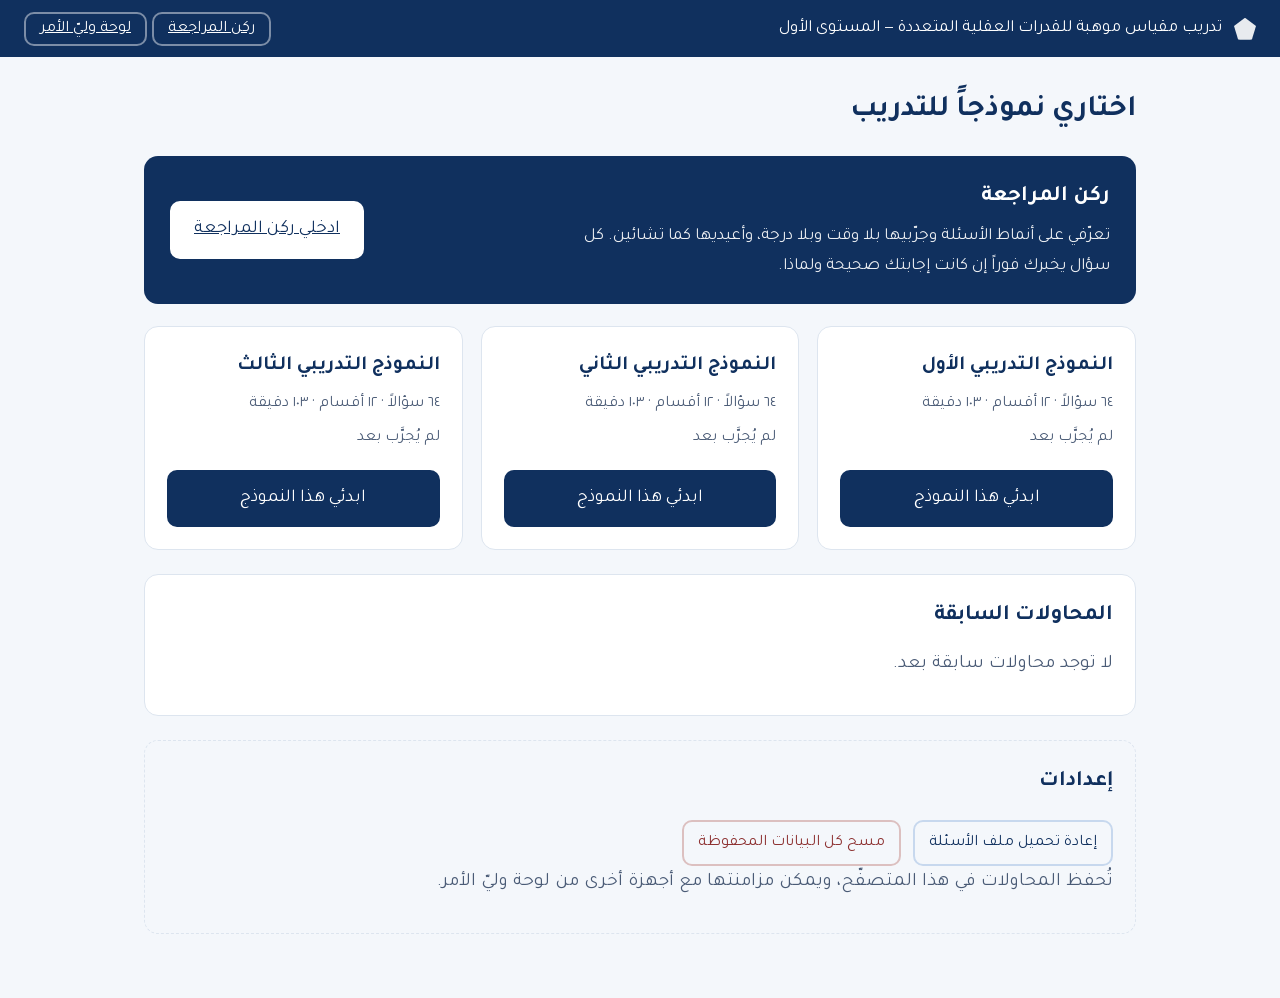
<file: index.html>
<!DOCTYPE html>
<html lang="ar" dir="rtl">
<head>
<meta charset="utf-8">
<meta name="viewport" content="width=device-width, initial-scale=1">
<title>تدريب مقياس موهبة — المستوى الأول</title>
<meta name="apple-mobile-web-app-capable" content="yes">
<meta name="apple-mobile-web-app-status-bar-style" content="black-translucent">
<meta name="apple-mobile-web-app-title" content="تدريب موهبة">
<meta name="theme-color" content="#10305e">
<link rel="stylesheet" href="styles.css">
</head>
<body>

<header class="topbar">
  <div class="brand">
    <span class="mark" aria-hidden="true"></span>
    <span>تدريب مقياس موهبة للقدرات العقلية المتعددة — المستوى الأول</span>
  </div>
  <nav class="topnav">
    <a class="btn ghost sm" href="revise.html">ركن المراجعة</a>
    <a class="btn ghost sm" href="parent.html">لوحة وليّ الأمر</a>
  </nav>
</header>

<main>

<!-- ============ تحميل الملف ============ -->
<section class="view" id="view-loader" hidden>
  <div class="wrap narrow">
    <h1>تحميل ملف الأسئلة</h1>
    <p>المتصفّح لا يسمح بقراءة <code>exams.json</code> تلقائياً عند فتح الصفحة من القرص مباشرة.
       اختاري الملف مرة واحدة فقط، وسيُحفظ في هذا المتصفّح للمرّات القادمة.</p>
    <div id="drop" class="drop">
      <p>اسحبي ملف <b>exams.json</b> إلى هنا</p>
      <p class="or">أو</p>
      <label class="btn primary file">
        اختاري الملف
        <input type="file" id="file-input" accept=".json,application/json" hidden>
      </label>
    </div>
    <p class="err" id="load-error" hidden></p>
  </div>
</section>

<!-- ============ الرئيسية ============ -->
<section class="view" id="view-home" hidden>
  <div class="wrap">
    <h1>اختاري نموذجاً للتدريب</h1>

    <div class="banner" id="resume-banner" hidden>
      <p class="txt"></p>
      <div class="banner-actions">
        <button class="btn primary sm" data-resume>أكملي المحاولة</button>
        <button class="btn ghost sm" data-discard>احذفيها</button>
      </div>
    </div>

    <section class="revise-cta">
      <div>
        <h2>ركن المراجعة</h2>
        <p>تعرّفي على أنماط الأسئلة وجرّبيها بلا وقت وبلا درجة، وأعيديها كما تشائين.
           كل سؤال يخبرك فوراً إن كانت إجابتك صحيحة ولماذا.</p>
      </div>
      <a class="btn primary" href="revise.html">ادخلي ركن المراجعة</a>
    </section>

    <div class="grid" id="exam-list"></div>

    <section class="panel">
      <h2>المحاولات السابقة</h2>
      <div id="history"></div>
    </section>

    <section class="panel quiet">
      <h2>إعدادات</h2>
      <div class="row-btns">
        <button class="btn ghost sm" id="reload-data">إعادة تحميل ملف الأسئلة</button>
        <button class="btn danger sm" id="reset-btn">مسح كل البيانات المحفوظة</button>
      </div>
      <p class="subtle" id="storage-note">تُحفظ المحاولات في هذا المتصفّح، ويمكن مزامنتها مع أجهزة أخرى من لوحة وليّ الأمر.</p>
      <p class="subtle sync-line" id="sync-status" hidden></p>
    </section>
  </div>
</section>

<!-- ============ التعليمات ============ -->
<section class="view" id="view-instructions" hidden>
  <div class="wrap narrow">
    <h1 id="instr-title"></h1>

    <div class="rulecard">
      <h2>القاعدة الأهم</h2>
      <p class="big">الاختبار مقسّم إلى أقسام. لكل قسم وقته الخاص.</p>
      <p class="big">حين ينتهي وقت القسم يُغلق فوراً، وتنتقلين إلى القسم التالي.
         <b>لا يمكنك الرجوع إليه أبداً.</b></p>
      <p class="big">أيّ سؤال تتركينه بلا إجابة عند انتهاء الوقت يُحسب صفراً.</p>
    </div>

    <h2>قبل أن تبدئي</h2>
    <ul class="facts" id="instr-facts"></ul>
    <ul class="rules">
      <li>داخل القسم الواحد تنتقلين بحرّية بين الأسئلة، للأمام وللخلف.</li>
      <li>يمكنك وضع علامة «للمراجعة» على أيّ سؤال والعودة إليه ما دام وقت القسم لم ينتهِ.</li>
      <li>لكل سؤال إجابة واحدة صحيحة من أربع.</li>
      <li>في آخر دقيقة من القسم يتغيّر لون المؤقّت تنبيهاً هادئاً.</li>
      <li>إن أنهيتِ القسم مبكّراً اضغطي «أغلقي القسم»، وسيُطلب منك تأكيد واحد.</li>
    </ul>

    <div class="row-btns end">
      <button class="btn ghost" id="instr-back">رجوع</button>
      <button class="btn primary" id="to-warmup">تدريب على الواجهة أولاً</button>
    </div>
  </div>
</section>

<!-- ============ التهيئة ============ -->
<section class="view" id="view-warmup" hidden>
  <div class="wrap narrow">
    <div class="warm-head">
      <h1>تدريب على الواجهة</h1>
      <p class="subtle">هذان سؤالان للتعرّف على الشاشة فقط. لا وقت ولا درجة.</p>
    </div>
    <div id="warm-body"></div>
    <div class="row-btns end">
      <button class="btn ghost" id="warm-back">رجوع للتعليمات</button>
      <button class="btn ghost" id="warm-next">التالي</button>
      <button class="btn primary" id="warm-start" hidden>ابدئي الاختبار الآن</button>
    </div>
  </div>
</section>

<!-- ============ الاختبار ============ -->
<section class="view" id="view-test" hidden>
  <div class="testbar">
    <div class="tb-block">
      <div class="tb-title" id="block-title"></div>
      <div class="tb-sub" id="block-count"></div>
    </div>
    <div class="tb-q" id="q-count"></div>
    <div class="tb-timer">
      <div class="timer-face">
        <span class="timer-label">الوقت المتبقّي للقسم</span>
        <span class="timer" id="timer" dir="ltr">٠٠:٠٠</span>
      </div>
      <div class="timer-track"><span id="timer-bar"></span></div>
    </div>
  </div>

  <div class="stripbar">
    <div class="strip" id="strip"></div>
    <div class="strip-summary" id="strip-summary"></div>
  </div>

  <div class="wrap test">
    <p class="block-instructions" id="block-instructions"></p>
    <div id="q-body"></div>

    <div class="testnav">
      <button class="btn ghost" id="prev-btn">السابق</button>
      <button class="btn flag" id="flag-btn" aria-pressed="false">
        <span class="fi" aria-hidden="true">⚑</span><span class="t">علّمي للمراجعة</span>
      </button>
      <button class="btn ghost" id="next-btn">التالي</button>
      <span class="spacer"></span>
      <button class="btn primary" id="end-block-btn">أغلقي القسم وانتقلي</button>
    </div>
  </div>
</section>

<!-- ============ النتائج ============ -->
<section class="view" id="view-results" hidden>
  <div class="wrap">
    <h1>النتيجة</h1>
    <p class="subtle" id="res-exam"></p>

    <div class="res-top">
      <div class="score-card">
        <div class="score" id="res-score">٠</div>
        <div class="score-of" id="res-total"></div>
        <div class="score-cap">الدرجة الكلّية</div>
      </div>
      <div class="gap-card">
        <div class="gap-num" id="res-unanswered">٠</div>
        <div class="gap-cap">سؤالاً بقي بلا إجابة</div>
        <p class="gap-note" id="res-timedout"></p>
      </div>
    </div>

    <section class="panel">
      <h2>المجالات الأربعة</h2>
      <div id="res-domains" class="domains"></div>
    </section>

    <section class="panel">
      <h2>تفصيل الأقسام</h2>
      <div id="res-blocks"></div>
    </section>

    <div class="row-btns">
      <button class="btn ghost" id="res-toggle-review">إظهار مراجعة الأسئلة</button>
      <button class="btn primary" id="res-home">العودة للرئيسية</button>
    </div>

    <section class="panel" id="res-review-wrap" hidden>
      <h2>مراجعة كل سؤال</h2>
      <div id="res-review"></div>
    </section>
  </div>
</section>

</main>

<div id="toast" class="toast" role="status" hidden></div>

<script src="sync-config.js"></script>
<script src="data.js"></script>
<script src="icons.js"></script>
<script src="shapes.js"></script>
<script src="diagrams.js"></script>
<script src="sync.js"></script>
<script src="engine.js"></script>
<script src="app.js"></script>
<script>
/* تسجيل خدمة العمل بلا إنترنت — تعمل عبر https فقط، وتُتجاهَل بهدوء عند الفتح من القرص */
if ('serviceWorker' in navigator && location.protocol === 'https:') {
  window.addEventListener('load', function () {
    navigator.serviceWorker.register('sw.js').catch(function () {});
  });
}
</script>
</body>
</html>
</file>
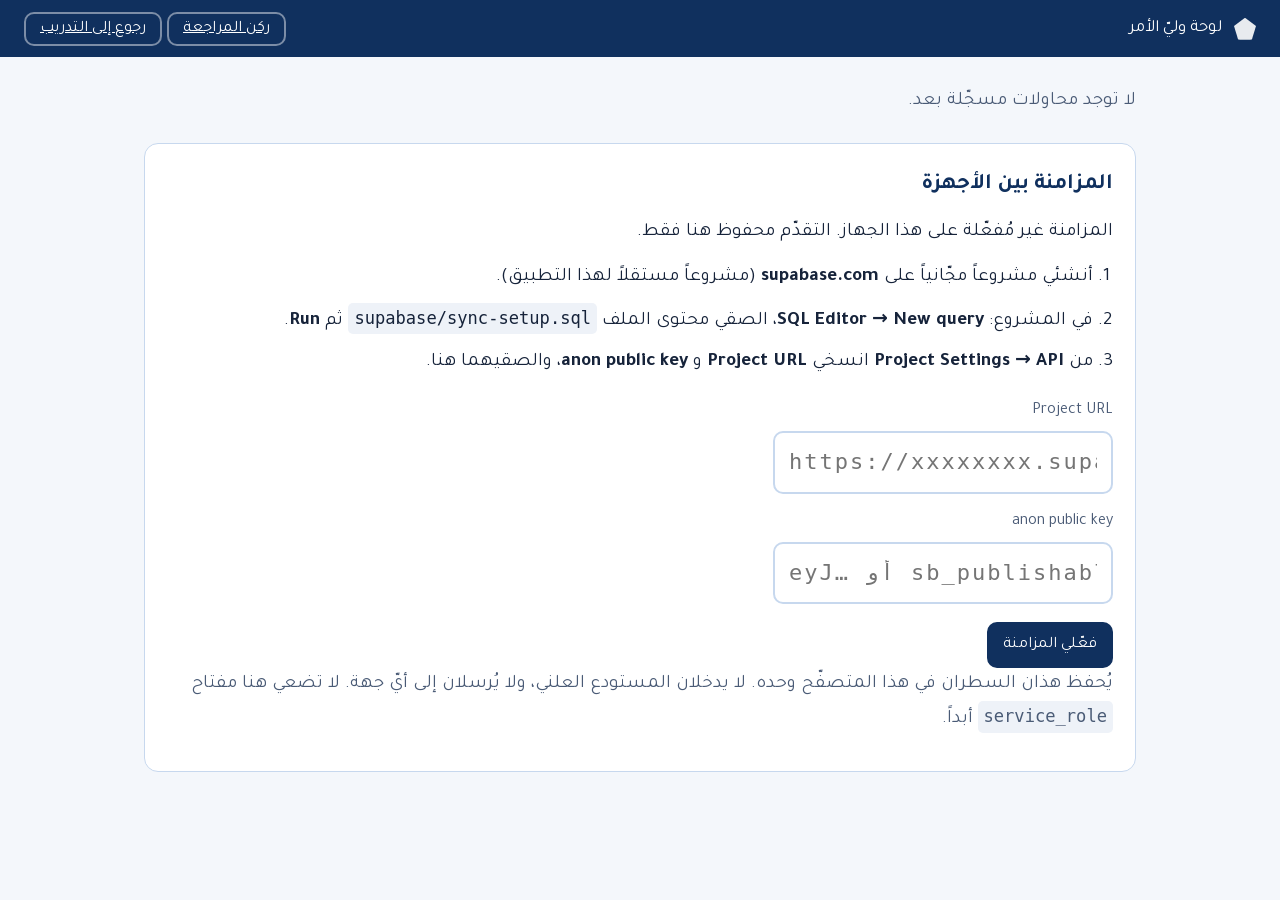
<file: parent.html>
<!DOCTYPE html>
<html lang="ar" dir="rtl">
<head>
<meta charset="utf-8">
<meta name="viewport" content="width=device-width, initial-scale=1">
<title>لوحة وليّ الأمر — تدريب مقياس موهبة</title>
<meta name="apple-mobile-web-app-capable" content="yes">
<meta name="apple-mobile-web-app-status-bar-style" content="black-translucent">
<meta name="apple-mobile-web-app-title" content="تدريب موهبة">
<meta name="theme-color" content="#10305e">
<link rel="stylesheet" href="styles.css">
</head>
<body>

<header class="topbar">
  <div class="brand">
    <span class="mark" aria-hidden="true"></span>
    <span>لوحة وليّ الأمر</span>
  </div>
  <nav class="topnav">
    <a class="btn ghost sm" href="revise.html">ركن المراجعة</a>
    <a class="btn ghost sm" href="index.html">رجوع إلى التدريب</a>
  </nav>
</header>

<main>
  <div class="wrap">

    <p class="err" id="need-data" hidden>
      لم يُحمَّل ملف الأسئلة في هذا المتصفّح بعد. افتحي صفحة التدريب أولاً واختاري
      <code>exams.json</code>، ثم عودي إلى هنا.
    </p>

    <p class="subtle" id="empty" hidden>لا توجد محاولات مسجّلة بعد.</p>

    <section class="panel sync" id="sync-panel">
      <h2>المزامنة بين الأجهزة</h2>

      <div id="sync-off" hidden>
        <p>المزامنة غير مُفعّلة على هذا الجهاز. التقدّم محفوظ هنا فقط.</p>
        <ol class="steps">
          <li>أنشئي مشروعاً مجّانياً على <b>supabase.com</b> (مشروعاً مستقلاً لهذا التطبيق).</li>
          <li>في المشروع: <b>SQL Editor → New query</b>، الصقي محتوى الملف
              <code>supabase/sync-setup.sql</code> ثم <b>Run</b>.</li>
          <li>من <b>Project Settings → API</b> انسخي <b>Project URL</b> و <b>anon public key</b>،
              والصقيهما هنا.</li>
        </ol>
        <label class="field">
          <span>Project URL</span>
          <input type="text" id="be-url" dir="ltr" autocomplete="off" spellcheck="false"
                 placeholder="https://xxxxxxxx.supabase.co">
        </label>
        <label class="field">
          <span>anon public key</span>
          <input type="text" id="be-key" dir="ltr" autocomplete="off" spellcheck="false"
                 placeholder="eyJ… أو sb_publishable_…">
        </label>
        <div class="row-btns">
          <button class="btn primary sm" id="be-save">فعّلي المزامنة</button>
        </div>
        <p class="sync-msg" id="be-msg" hidden></p>
        <p class="subtle">يُحفظ هذان السطران في هذا المتصفّح وحده. لا يدخلان المستودع العلني،
           ولا يُرسلان إلى أيّ جهة. لا تضعي هنا مفتاح <code>service_role</code> أبداً.</p>
      </div>

      <div id="sync-on" hidden>
        <div id="sync-nocode" hidden>
          <p>لا يوجد رمز مزامنة على هذا الجهاز بعد.</p>
          <div class="row-btns">
            <button class="btn primary sm" id="sync-new">أنشئي رمزاً جديداً</button>
            <button class="btn ghost sm" id="sync-join">عندي رمز من جهاز آخر</button>
          </div>
        </div>

        <div id="sync-hascode" hidden>
          <p class="subtle">أدخلي هذا الرمز في الجهاز الآخر لتظهر عليه المحاولات نفسها.
             احتفظي به: من يعرفه يرى نتائج ابنتك.</p>
          <div class="codebox"><code class="synccode" id="sync-code" dir="ltr"></code></div>
          <p class="subtle" id="sync-last"></p>
          <div class="row-btns">
            <button class="btn primary sm" id="sync-now">زامني الآن</button>
            <button class="btn ghost sm" id="sync-link">انسخي رابط إعداد الجهاز الآخر</button>
            <button class="btn ghost sm" id="sync-change">استعملي رمزاً آخر</button>
            <button class="btn danger sm" id="sync-off-btn">أوقفي المزامنة هنا</button>
          </div>
          <div id="link-box" hidden>
            <p class="subtle">افتحي هذا الرابط مرّة واحدة على الجهاز الآخر فيُضبط وحده.
               عامليه كسرّ: من يفتحه يرى نتائج ابنتك.</p>
            <textarea id="setup-link" readonly dir="ltr" rows="3" class="linkarea"></textarea>
          </div>
        </div>

        <div id="sync-enter" hidden>
          <label class="field">
            <span>رمز المزامنة من الجهاز الآخر</span>
            <input type="text" id="sync-input" dir="ltr" autocapitalize="characters"
                   autocomplete="off" spellcheck="false" placeholder="XXXX-XXXX-XXXX">
          </label>
          <div class="row-btns">
            <button class="btn primary sm" id="sync-save">احفظي وزامني</button>
            <button class="btn ghost sm" id="sync-cancel">إلغاء</button>
          </div>
        </div>

        <p class="sync-msg" id="sync-msg" hidden></p>
      </div>
    </section>

    <div id="content" hidden>
      <h1>متابعة الأداء</h1>
      <div class="stats" id="summary"></div>

      <section class="panel">
        <h2>الدرجات عبر الوقت</h2>
        <p class="subtle">المحاولة الأحدث على اليسار، والأقدم على اليمين.</p>
        <div id="chart" class="chart-wrap"></div>
      </section>

      <section class="panel">
        <h2>كل المحاولات</h2>
        <div class="scroll-x" id="attempts"></div>
      </section>

      <section class="panel">
        <h2>صعوبة الأسئلة</h2>
        <p class="subtle">مرتّبة من الأصعب إلى الأسهل حسب نسبة الإجابات الصحيحة عبر كل المحاولات.</p>
        <div class="filters">
          <label><input type="checkbox" id="only-wrong" checked> الأسئلة التي أخطأت فيها فقط</label>
          <label><input type="checkbox" id="only-repeated"> التي واجهتها أكثر من مرّة فقط</label>
        </div>
        <div id="difficulty"></div>
      </section>
    </div>

  </div>
</main>

<script src="sync-config.js"></script>
<script src="data.js"></script>
<script src="icons.js"></script>
<script src="shapes.js"></script>
<script src="diagrams.js"></script>
<script src="sync.js"></script>
<script src="engine.js"></script>
<script src="parent.js"></script>
<script>
/* تسجيل خدمة العمل بلا إنترنت — تعمل عبر https فقط، وتُتجاهَل بهدوء عند الفتح من القرص */
if ('serviceWorker' in navigator && location.protocol === 'https:') {
  window.addEventListener('load', function () {
    navigator.serviceWorker.register('sw.js').catch(function () {});
  });
}
</script>
</body>
</html>
</file>
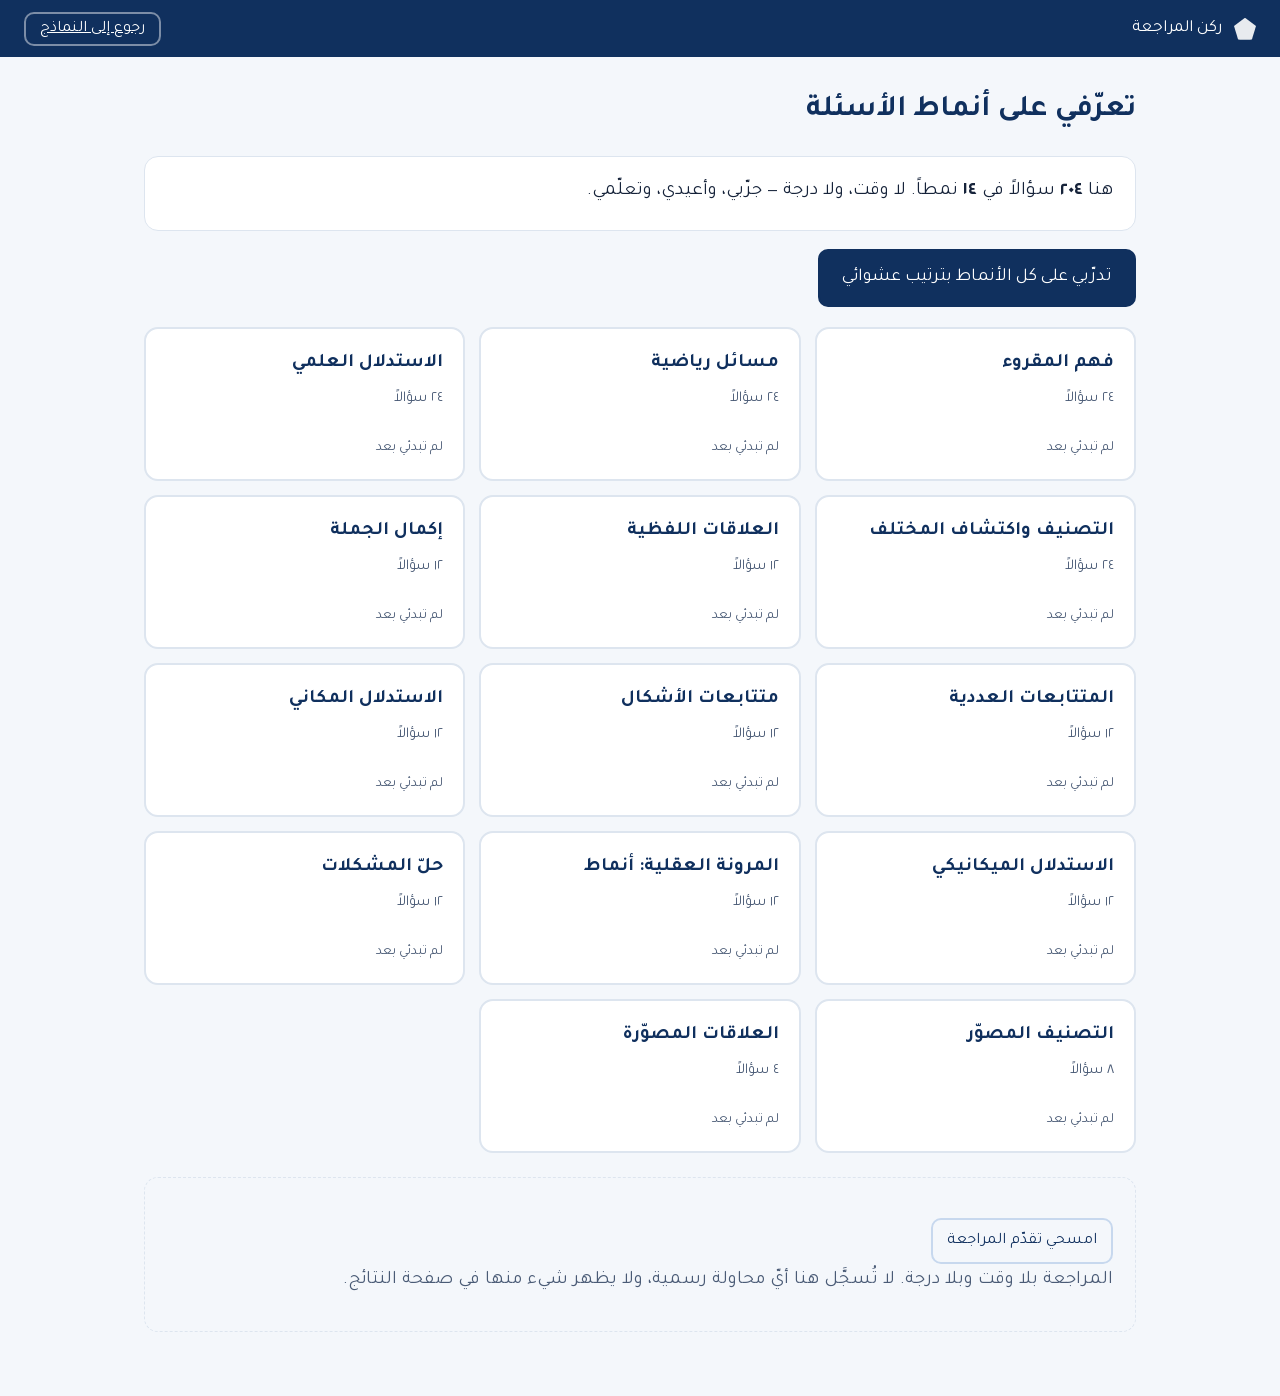
<file: revise.html>
<!DOCTYPE html>
<html lang="ar" dir="rtl">
<head>
<meta charset="utf-8">
<meta name="viewport" content="width=device-width, initial-scale=1">
<meta name="apple-mobile-web-app-capable" content="yes">
<meta name="apple-mobile-web-app-status-bar-style" content="black-translucent">
<meta name="apple-mobile-web-app-title" content="ركن المراجعة">
<meta name="theme-color" content="#10305e">
<title>ركن المراجعة — تدريب مقياس موهبة</title>
<link rel="stylesheet" href="styles.css">
</head>
<body>

<header class="topbar">
  <div class="brand">
    <span class="mark" aria-hidden="true"></span>
    <span>ركن المراجعة</span>
  </div>
  <nav class="topnav">
    <a class="btn ghost sm" href="index.html">رجوع إلى النماذج</a>
  </nav>
</header>

<main>
  <p class="err wrap" id="need-data" hidden>
    لم يُحمَّل ملف الأسئلة في هذا المتصفّح بعد. افتحي الصفحة الرئيسية أولاً ثم عودي هنا.
  </p>

  <!-- ============ الأنماط ============ -->
  <section class="view" id="view-topics" hidden>
    <div class="wrap">
      <h1>تعرّفي على أنماط الأسئلة</h1>
      <div id="overall" class="overall"></div>

      <div class="row-btns">
        <button class="btn primary" id="mix-all">تدرّبي على كل الأنماط بترتيب عشوائي</button>
      </div>

      <div class="topics" id="topics"></div>

      <section class="panel quiet">
        <div class="row-btns">
          <button class="btn ghost sm" id="reset-progress">امسحي تقدّم المراجعة</button>
        </div>
        <p class="subtle">المراجعة بلا وقت وبلا درجة. لا تُسجَّل هنا أيّ محاولة رسمية،
           ولا يظهر شيء منها في صفحة النتائج.</p>
      </section>
    </div>
  </section>

  <!-- ============ التدريب ============ -->
  <section class="view" id="view-practice" hidden>
    <div class="revbar">
      <div>
        <div class="rev-title" id="practice-title"></div>
        <div class="rev-sub" id="practice-source"></div>
      </div>
      <div class="rev-count" id="practice-count"></div>
    </div>

    <div class="wrap narrow">
      <div id="practice-body"></div>

      <div class="testnav">
        <button class="btn ghost" id="prev-btn">السابق</button>
        <button class="btn ghost" id="again-btn" hidden>جرّبي هذا السؤال مرّة أخرى</button>
        <button class="btn ghost" id="next-btn">التالي</button>
        <span class="spacer"></span>
        <button class="btn ghost" id="shuffle-btn">اخلطي الأسئلة</button>
        <button class="btn primary" id="back-btn">رجوع للأنماط</button>
      </div>
    </div>
  </section>
</main>

<script src="sync-config.js"></script>
<script src="data.js"></script>
<script src="icons.js"></script>
<script src="shapes.js"></script>
<script src="diagrams.js"></script>
<script src="revise.js"></script>
<script>
if ('serviceWorker' in navigator && location.protocol === 'https:') {
  window.addEventListener('load', function () {
    navigator.serviceWorker.register('sw.js').catch(function () {});
  });
}
</script>
</body>
</html>
</file>
<file: styles.css>
/* خط تجوّال مضمّن محلياً (ترخيص SIL Open Font License 1.1) — لا يُحمَّل من الإنترنت.
   ملاحظة: عند فتح الصفحة من القرص مباشرة قد يمنع كروم تحميل الخط، فيعود
   المتصفّح تلقائياً إلى خط النظام العربي دون أن ينكسر شيء. */
@font-face {
  font-family: 'Tajawal'; font-style: normal; font-weight: 400; font-display: swap;
  src: url('fonts/Tajawal-Regular-arabic.woff2') format('woff2');
  unicode-range: U+0600-06FF, U+0750-077F, U+0870-088E, U+0890-0891, U+0898-08E1,
                 U+08E3-08FF, U+200C-200E, U+2010-2011, U+204F, U+2E41, U+FB50-FDFF,
                 U+FE70-FE74, U+FE76-FEFC;
}
@font-face {
  font-family: 'Tajawal'; font-style: normal; font-weight: 400; font-display: swap;
  src: url('fonts/Tajawal-Regular-latin.woff2') format('woff2');
}
@font-face {
  font-family: 'Tajawal'; font-style: normal; font-weight: 700; font-display: swap;
  src: url('fonts/Tajawal-Bold-arabic.woff2') format('woff2');
  unicode-range: U+0600-06FF, U+0750-077F, U+0870-088E, U+0890-0891, U+0898-08E1,
                 U+08E3-08FF, U+200C-200E, U+2010-2011, U+204F, U+2E41, U+FB50-FDFF,
                 U+FE70-FE74, U+FE76-FEFC;
}
@font-face {
  font-family: 'Tajawal'; font-style: normal; font-weight: 700; font-display: swap;
  src: url('fonts/Tajawal-Bold-latin.woff2') format('woff2');
}

:root {
  --navy:       #10305e;
  --navy-2:     #1c4c8f;
  --navy-soft:  #e9f0fa;
  --navy-line:  #c7d8ee;
  --ink:        #16233a;
  --ink-2:      #4a5b76;
  --muted-line: #a9b8cd;
  --page:       #f4f7fb;
  --card:       #ffffff;
  --line:       #dde5ef;
  --warn:       #8a5a12;
  --warn-bg:    #fdf1dd;
  --warn-line:  #e3c489;
  --good:       #1c6b4a;
  --good-bg:    #e6f4ec;
  --bad:        #8c2f2f;
  --bad-bg:     #fbecec;
  --radius:     14px;
  --font: 'Tajawal', 'Cairo', 'Geeza Pro', 'Al Bayan', 'Damascus',
          'Noto Naskh Arabic', 'Segoe UI', system-ui, sans-serif;
}

* { box-sizing: border-box; }
[hidden] { display: none !important; }
html, body { margin: 0; padding: 0; }
body {
  font-family: var(--font);
  font-size: 19px;
  line-height: 1.75;
  color: var(--ink);
  background: var(--page);
  -webkit-text-size-adjust: 100%;
}
h1 { font-size: 30px; margin: 0 0 18px; color: var(--navy); font-weight: 700; }
h2 { font-size: 22px; margin: 0 0 12px; color: var(--navy); font-weight: 700; }
h3 { font-size: 20px; margin: 0 0 8px; color: var(--navy); }
p  { margin: 0 0 12px; }
code { font-family: ui-monospace, Menlo, Consolas, monospace; background: #eef2f8;
       padding: 1px 6px; border-radius: 5px; font-size: 0.9em; direction: ltr;
       display: inline-block; }

.wrap { max-width: 1040px; margin: 0 auto; padding: 28px 24px 64px; }
.wrap.narrow { max-width: 760px; }
.subtle { color: var(--ink-2); }

/* ---------- الشريط العلوي ---------- */
.topbar {
  display: flex; align-items: center; justify-content: space-between;
  gap: 16px; padding: 12px 24px;
  background: var(--navy); color: #fff;
}
.topbar .brand { display: flex; align-items: center; gap: 12px; font-size: 17px; }
.topbar .mark {
  width: 22px; height: 22px; border-radius: 6px;
  background: #fff; opacity: .9;
  clip-path: polygon(50% 0, 100% 38%, 81% 100%, 19% 100%, 0 38%);
  flex: none;
}
.topnav .btn.ghost { color: #fff; border-color: rgba(255,255,255,.45); background: transparent; }
.topnav .btn.ghost:hover { background: rgba(255,255,255,.12); }

/* ---------- أزرار ---------- */
.btn {
  font: inherit; font-size: 18px; cursor: pointer;
  border-radius: 10px; padding: 11px 22px;
  border: 2px solid transparent; background: #fff; color: var(--navy);
  transition: background .12s, border-color .12s, color .12s;
}
.btn.sm { font-size: 16px; padding: 7px 14px; }
.btn.primary { background: var(--navy); color: #fff; border-color: var(--navy); }
.btn.primary:hover { background: var(--navy-2); border-color: var(--navy-2); }
.btn.ghost { background: transparent; border-color: var(--navy-line); color: var(--navy); }
.btn.ghost:hover { background: var(--navy-soft); }
.btn.danger { background: transparent; border-color: #dcc0c0; color: var(--bad); }
.btn.danger:hover { background: var(--bad-bg); }
.btn:disabled { opacity: .38; cursor: default; }
.btn:focus-visible { outline: 3px solid var(--navy-2); outline-offset: 2px; }
.btn.file { display: inline-block; }

.row-btns { display: flex; gap: 12px; flex-wrap: wrap; align-items: center; margin-top: 18px; }
.row-btns.end { justify-content: flex-end; }
.spacer { flex: 1; }

/* ---------- بطاقات ---------- */
.panel {
  background: var(--card); border: 1px solid var(--line);
  border-radius: var(--radius); padding: 22px; margin-top: 24px;
}
.panel.quiet { background: transparent; border-style: dashed; }
.grid { display: grid; grid-template-columns: repeat(auto-fit, minmax(280px, 1fr)); gap: 18px; }
.card {
  background: var(--card); border: 1px solid var(--line);
  border-radius: var(--radius); padding: 22px;
}
.card.exam h3 { margin-bottom: 6px; }
.card .meta { color: var(--ink-2); font-size: 16px; margin: 0 0 6px; }
.card .btn { margin-top: 12px; width: 100%; }

.banner {
  background: var(--warn-bg); border: 1px solid var(--warn-line);
  border-radius: var(--radius); padding: 16px 20px; margin-bottom: 22px;
  display: flex; gap: 16px; align-items: center; flex-wrap: wrap;
}
.banner .txt { margin: 0; flex: 1; color: var(--warn); font-weight: 700; }
.banner-actions { display: flex; gap: 10px; }

.drop {
  border: 2px dashed var(--navy-line); border-radius: var(--radius);
  background: #fff; padding: 40px; text-align: center; margin-top: 20px;
}
.drop.over { border-color: var(--navy); background: var(--navy-soft); }
.drop .or { color: var(--ink-2); margin: 10px 0; }
.err { color: var(--bad); background: var(--bad-bg); border: 1px solid #e6c7c7;
       padding: 12px 16px; border-radius: 10px; }

/* ---------- التعليمات ---------- */
.rulecard {
  background: var(--navy); color: #fff; border-radius: var(--radius);
  padding: 26px 28px; margin-bottom: 26px;
}
.rulecard h2 { color: #fff; margin-bottom: 14px; }
.rulecard .big { font-size: 21px; line-height: 1.85; margin-bottom: 10px; }
.rulecard .big:last-child { margin-bottom: 0; }
.facts, .rules { padding-inline-start: 22px; margin: 0 0 20px; }
.facts li, .rules li { margin-bottom: 8px; }

/* ---------- شريط الاختبار ---------- */
.testbar {
  position: sticky; top: 0; z-index: 20;
  background: var(--navy); color: #fff;
  display: flex; align-items: center; gap: 24px;
  padding: 14px 28px;
}
.tb-block { min-width: 0; }
.tb-title { font-size: 21px; font-weight: 700; }
.tb-sub { font-size: 15px; opacity: .8; }
.tb-q { font-size: 17px; opacity: .92; margin-inline-start: auto; }
.tb-timer { min-width: 190px; }
.timer-face {
  display: flex; align-items: baseline; gap: 12px; justify-content: flex-end;
  background: rgba(255,255,255,.1); border: 1px solid rgba(255,255,255,.22);
  border-radius: 10px; padding: 6px 14px;
  transition: background .5s, border-color .5s, color .5s;
}
.timer-label { font-size: 13px; opacity: .85; }
.timer {
  font-size: 27px; font-weight: 700; font-variant-numeric: tabular-nums;
  unicode-bidi: isolate; letter-spacing: .5px;
}
.timer-face.ending {
  background: var(--warn-bg); border-color: var(--warn-line); color: var(--warn);
}
.timer-face.ending .timer-label { opacity: 1; }
.timer-track {
  height: 4px; background: rgba(255,255,255,.2); border-radius: 3px;
  margin-top: 6px; overflow: hidden;
}
.timer-track > span {
  display: block; height: 100%; background: #fff; border-radius: 3px;
  transform-origin: right center; transform: scaleX(1);
}
.timer-face.ending + .timer-track > span { background: var(--warn-line); }

/* ---------- شريط تقدّم القسم ---------- */
.stripbar {
  position: sticky; top: 72px; z-index: 19;
  background: #fff; border-bottom: 1px solid var(--line);
  padding: 10px 28px; display: flex; align-items: center; gap: 20px; flex-wrap: wrap;
}
.strip { display: flex; gap: 8px; }
.pip {
  font: inherit; font-size: 16px; cursor: pointer;
  width: 40px; height: 40px; border-radius: 9px;
  border: 2px solid var(--navy-line); background: #fff; color: var(--ink-2);
  display: grid; place-items: center; position: relative;
}
.pip.answered { background: var(--navy-soft); border-color: var(--navy-2); color: var(--navy); font-weight: 700; }
.pip.current { border-color: var(--navy); box-shadow: 0 0 0 3px var(--navy-soft); color: var(--navy); }
.pip.flagged::after {
  content: '⚑'; position: absolute; top: -8px; inset-inline-end: -6px;
  font-size: 14px; color: var(--warn); background: #fff; border-radius: 50%;
  width: 18px; height: 18px; display: grid; place-items: center; line-height: 1;
}
.strip-summary { color: var(--ink-2); font-size: 16px; }

/* ---------- السؤال ---------- */
.wrap.test { padding-top: 26px; max-width: 880px; }
.block-instructions { color: var(--ink-2); font-size: 17px; margin-bottom: 18px; }
.passage {
  background: #fff; border: 1px solid var(--line); border-inline-start: 5px solid var(--navy-2);
  border-radius: var(--radius); padding: 20px 24px; margin-bottom: 22px;
  max-height: 40vh; overflow: auto;
}
.passage h3 { margin-bottom: 8px; }
.passage p { font-size: 19px; line-height: 2; margin: 0; }
.prompt {
  font-size: 26px; line-height: 1.85; font-weight: 700; color: var(--ink);
  background: var(--card); border: 1px solid var(--line); border-radius: var(--radius);
  padding: 22px 26px; margin-bottom: 20px;
}
.qcount { color: var(--ink-2); font-size: 16px; }

/* ---------- المثيرات ---------- */
.stim { display: flex; gap: 14px; justify-content: center; margin: 0 0 22px; flex-wrap: wrap; }
.stim.matrix {
  display: grid; grid-template-columns: repeat(var(--cols, 3), 96px);
  justify-content: center; gap: 12px;
}
.stim .cell {
  width: 96px; height: 96px; background: #fff;
  border: 1px solid var(--line); border-radius: 12px;
  display: grid; place-items: center; padding: 10px;
}
.stim .cell.blank { border-style: dashed; border-color: var(--muted-line); background: #fbfcfe; }
.stim.small .cell { width: 60px; height: 60px; padding: 6px; border-radius: 9px; }
.stim.small { gap: 8px; margin-bottom: 12px; justify-content: flex-start; }
.stim.small.matrix { grid-template-columns: repeat(var(--cols,3), 60px); justify-content: start; }
.shape { width: 100%; height: 100%; display: block; }

/* ---------- الخيارات ---------- */
.options { display: grid; gap: 12px; }
.options.texts { grid-template-columns: 1fr; }
.options.shapes { grid-template-columns: repeat(4, 1fr); }
.opt {
  font: inherit; font-size: 21px; text-align: start; cursor: pointer;
  background: var(--card); border: 2px solid var(--line); border-radius: var(--radius);
  padding: 16px 20px; color: var(--ink);
  display: flex; align-items: center; gap: 16px; min-height: 68px;
  transition: border-color .12s, background .12s;
}
.opt:hover { border-color: var(--navy-line); background: #fbfdff; }
.opt .lbl {
  flex: none; width: 38px; height: 38px; border-radius: 50%;
  border: 2px solid var(--navy-line); color: var(--navy);
  display: grid; place-items: center; font-size: 17px; font-weight: 700;
}
.opt .tick { display: none; }
.opt .body { flex: 1; }
.opt.selected { border-color: var(--navy); background: var(--navy-soft); box-shadow: inset 0 0 0 1px var(--navy); }
.opt.selected .lbl { background: var(--navy); border-color: var(--navy); color: #fff; }
.opt:focus-visible { outline: 3px solid var(--navy-2); outline-offset: 2px; }
.options.shapes .opt { flex-direction: column; gap: 10px; padding: 14px; min-height: 150px; }
.options.shapes .opt .body { width: 100%; display: grid; place-items: center; }
.opt-shape { width: 92px; height: 92px; }

.testnav { display: flex; gap: 12px; align-items: center; margin-top: 26px; flex-wrap: wrap; }
.btn.flag { border-color: var(--navy-line); background: #fff; color: var(--ink-2); }
.btn.flag .fi { color: var(--muted-line); margin-inline-end: 6px; }
.btn.flag.on { border-color: var(--warn-line); background: var(--warn-bg); color: var(--warn); }
.btn.flag.on .fi { color: var(--warn); }

/* ---------- التهيئة ---------- */
.warm-head { margin-bottom: 18px; }
.warm-feedback { margin-top: 16px; font-size: 18px; min-height: 28px; }
.warm-feedback.good { color: var(--good); }
.warm-feedback.note { color: var(--warn); }

/* ---------- النتائج ---------- */
.res-top { display: grid; grid-template-columns: 1fr 1.4fr; gap: 18px; margin-top: 8px; }
.score-card, .gap-card {
  background: var(--card); border: 1px solid var(--line);
  border-radius: var(--radius); padding: 24px; text-align: center;
}
.score { font-size: 58px; font-weight: 700; color: var(--navy); line-height: 1.1; }
.score-of { font-size: 20px; color: var(--ink-2); }
.score-cap { margin-top: 8px; color: var(--ink-2); }
.gap-card { background: var(--warn-bg); border-color: var(--warn-line); }
.gap-num { font-size: 58px; font-weight: 700; color: var(--warn); line-height: 1.1; }
.gap-cap { font-size: 20px; color: var(--warn); font-weight: 700; }
.gap-note { margin: 10px 0 0; color: var(--warn); font-size: 17px; }

.domains { display: grid; gap: 16px; }
.dom-head { display: flex; justify-content: space-between; gap: 12px; font-size: 18px; }
.dom-name { color: var(--ink); }
.dom-num { color: var(--navy); font-weight: 700; }
.bar { height: 12px; background: #eaeff7; border-radius: 6px; overflow: hidden; margin-top: 6px; }
.bar > span { display: block; height: 100%; background: var(--navy-2); border-radius: 6px; }

.tbl { width: 100%; border-collapse: collapse; font-size: 17px; }
.tbl th, .tbl td { text-align: start; padding: 11px 12px; border-bottom: 1px solid var(--line); }
.tbl thead th { color: var(--ink-2); font-weight: 700; font-size: 15px;
                border-bottom: 2px solid var(--navy-line); }
.tbl .hi { color: var(--warn); }
.tbl thead .hi { color: var(--warn); }
.tbl td.big { font-size: 24px; font-weight: 700; }
.tbl tr.has-gap td.hi { background: var(--warn-bg); }

.rev-block { margin: 26px 0 10px; padding-top: 14px; border-top: 2px solid var(--navy-line); }
.rev {
  border: 1px solid var(--line); border-inline-start: 5px solid var(--muted-line);
  border-radius: 10px; padding: 14px 18px; margin-bottom: 12px; background: #fff;
}
.rev.ok { border-inline-start-color: var(--good); }
.rev.wrong { border-inline-start-color: var(--bad); }
.rev.blank { border-inline-start-color: var(--warn); background: #fffdf8; }
.rev-q { font-size: 19px; font-weight: 700; margin-bottom: 8px; }
.rev-n {
  display: inline-grid; place-items: center; width: 28px; height: 28px;
  border-radius: 50%; background: var(--navy-soft); color: var(--navy);
  font-size: 15px; margin-inline-end: 10px; vertical-align: middle;
}
.rev-line { margin: 0 0 4px; font-size: 17px; }
.rev-line .tag {
  display: inline-block; min-width: 74px; font-size: 14px; color: var(--ink-2);
  background: #eef2f8; border-radius: 6px; padding: 1px 8px; margin-inline-end: 8px;
}
.rev-line .tag.good { background: var(--good-bg); color: var(--good); }
.rev-line .none { color: var(--warn); font-style: normal; }
.rev-explain { margin: 8px 0 0; color: var(--ink-2); font-size: 16px; }
.rev-shape { display: inline-flex; align-items: center; gap: 6px; vertical-align: middle; }
.shape.tiny { width: 36px; height: 36px; }

/* ---------- نافذة التأكيد ---------- */
.modal-wrap {
  position: fixed; inset: 0; background: rgba(16,32,54,.5);
  display: grid; place-items: center; z-index: 60; padding: 20px;
}
.modal {
  background: #fff; border-radius: var(--radius); padding: 28px;
  max-width: 480px; width: 100%; box-shadow: 0 18px 50px rgba(16,32,54,.28);
}
.modal h2 { margin-bottom: 10px; }
.modal-actions { display: flex; gap: 12px; justify-content: flex-end; margin-top: 22px; }

/* ---------- تنبيه عابر ---------- */
.toast {
  position: fixed; inset-block-start: 84px; inset-inline-start: 50%;
  transform: translateX(50%) translateY(-12px);
  background: var(--navy); color: #fff; padding: 13px 24px; border-radius: 10px;
  font-size: 17px; z-index: 50; opacity: 0; transition: opacity .3s, transform .3s;
  max-width: 90vw; text-align: center; box-shadow: 0 10px 30px rgba(16,32,54,.25);
}
.toast.on { opacity: 1; transform: translateX(50%) translateY(0); }

.devbar {
  position: fixed; inset-block-end: 0; inset-inline-start: 0;
  background: #6b2f8a; color: #fff; font-size: 14px; padding: 4px 14px;
  border-start-end-radius: 8px; z-index: 70;
}

@media (max-width: 820px) {
  .res-top { grid-template-columns: 1fr; }
  .options.shapes { grid-template-columns: repeat(2, 1fr); }
  .testbar { flex-wrap: wrap; gap: 10px; }
  .tb-q { margin-inline-start: 0; }
}

/* ---------- لوحة وليّ الأمر ---------- */
.stats { display: grid; grid-template-columns: repeat(auto-fit, minmax(180px, 1fr));
         gap: 16px; margin-bottom: 8px; }
.stat { background: var(--card); border: 1px solid var(--line); border-radius: var(--radius);
        padding: 18px; text-align: center; }
.stat-num { font-size: 34px; font-weight: 700; color: var(--navy); line-height: 1.2; }
.stat-cap { color: var(--ink-2); font-size: 16px; }
.chart-wrap { margin-top: 10px; }
.linechart { width: 100%; height: auto; display: block; }
.scroll-x { overflow-x: auto; }
.tbl.attempts { min-width: 820px; }
.tbl.attempts tr.detail > td { padding-top: 0; }
.tbl.inner { min-width: 640px; margin-top: 10px; font-size: 16px; }
details > summary { cursor: pointer; color: var(--navy); font-size: 16px; padding: 6px 0; }
.filters { display: flex; gap: 22px; flex-wrap: wrap; margin: 12px 0 18px; font-size: 17px; }
.filters label { display: flex; align-items: center; gap: 8px; cursor: pointer; }
.filters input { width: 18px; height: 18px; accent-color: var(--navy); }
.qrow { border: 1px solid var(--line); border-inline-start: 5px solid var(--muted-line);
        border-radius: 10px; padding: 14px 18px; margin-bottom: 12px; background: #fff; }
.qrow.q-bad { border-inline-start-color: var(--bad); }
.qrow.q-warn { border-inline-start-color: var(--warn); }
.qrow.q-ok { border-inline-start-color: var(--good); }
.qrow-head { display: flex; gap: 14px; flex-wrap: wrap; align-items: center; margin-bottom: 8px; }
.qrow-badge { background: var(--navy-soft); color: var(--navy); font-weight: 700;
              border-radius: 6px; padding: 2px 10px; font-size: 15px; }
.qrow-where { color: var(--ink-2); font-size: 15px; }
.qrow-blank { color: var(--warn); background: var(--warn-bg); border-radius: 6px;
              padding: 2px 10px; font-size: 15px; }
.qrow-prompt { font-size: 18px; font-weight: 700; margin-bottom: 6px; }
.qrow-ans { margin: 0 0 4px; font-size: 16px; }
.qrow-ans .tag { display: inline-block; font-size: 14px; background: var(--good-bg);
                 color: var(--good); border-radius: 6px; padding: 1px 8px; margin-inline-end: 8px; }
.qrow-explain { margin: 4px 0 0; color: var(--ink-2); font-size: 15px; }

/* ---------- اللمس على الآيباد ---------- */
.btn, .opt, .pip { -webkit-tap-highlight-color: transparent; touch-action: manipulation; }
.opt, .pip, .btn { user-select: none; -webkit-user-select: none; }
.passage p, .prompt { user-select: text; -webkit-user-select: text; }
@media (hover: none) {
  .opt:hover { border-color: var(--line); background: var(--card); }
  .btn.ghost:hover { background: transparent; }
  .btn.primary:hover { background: var(--navy); border-color: var(--navy); }
}
/* آيباد أفقي: مساحة أوسع قليلاً للأشكال */
@media (min-width: 1024px) { .options.shapes .opt { min-height: 168px; } }

/* ---------- المزامنة ---------- */
.panel.sync { border-color: var(--navy-line); }
.codebox { margin: 14px 0; }
.synccode {
  display: inline-block; background: var(--navy-soft); color: var(--navy);
  border: 1px solid var(--navy-line); border-radius: 10px;
  padding: 12px 22px; font-size: 26px; font-weight: 700; letter-spacing: 3px;
  font-family: ui-monospace, Menlo, Consolas, monospace; user-select: all;
}
.field { display: block; margin: 14px 0; }
.field span { display: block; font-size: 16px; color: var(--ink-2); margin-bottom: 6px; }
.field input {
  font: inherit; font-size: 22px; letter-spacing: 2px; width: 100%; max-width: 340px;
  padding: 10px 14px; border: 2px solid var(--navy-line); border-radius: 10px;
  background: #fff; color: var(--ink);
  font-family: ui-monospace, Menlo, Consolas, monospace;
}
.field input:focus { outline: none; border-color: var(--navy); }
.sync-msg { margin-top: 14px; font-size: 17px; }
.sync-msg.good { color: var(--good); }
.sync-msg.bad { color: var(--bad); }
.sync-msg.working { color: var(--ink-2); }
.sync-line { margin-top: 6px; }

/* ---------- رسوم المخططات ---------- */
.stim.diagram { display: block; margin: 0 auto 22px; max-width: 560px; }
.stim.diagram .diagram-svg { width: 100%; height: auto; display: block; }
.stim.small.diagram { max-width: 260px; margin: 0 0 12px; }
.steps { padding-inline-start: 20px; margin: 10px 0 18px; }
.steps li { margin-bottom: 8px; }
.linkarea { width: 100%; font-family: ui-monospace, Menlo, Consolas, monospace;
  font-size: 13px; padding: 10px 12px; border: 2px solid var(--navy-line);
  border-radius: 10px; resize: vertical; background: #fff; color: var(--ink); }
.stim .cell.sep { border: none; background: transparent; width: 44px; }
.options.shapes .opt .icon { width: 88px; height: 88px; }

/* ---------- ركن المراجعة ---------- */
.overall { background: var(--card); border: 1px solid var(--line); border-radius: var(--radius);
  padding: 18px 22px; margin-bottom: 18px; }
.overall p { margin: 0 0 4px; font-size: 19px; }
.topics { display: grid; grid-template-columns: repeat(auto-fit, minmax(240px, 1fr));
  gap: 14px; margin-top: 20px; }
.topic { font: inherit; text-align: start; cursor: pointer; background: var(--card);
  border: 2px solid var(--line); border-radius: var(--radius); padding: 18px 20px;
  display: flex; flex-direction: column; gap: 6px; color: var(--ink); }
.topic:hover { border-color: var(--navy-line); background: #fbfdff; }
.topic:focus-visible { outline: 3px solid var(--navy-2); outline-offset: 2px; }
.topic-name { font-size: 19px; font-weight: 700; color: var(--navy); }
.topic-count { font-size: 15px; color: var(--ink-2); }
.topic .bar { height: 8px; margin-top: 4px; }
.topic-got { font-size: 14px; color: var(--ink-2); }

.revbar { background: var(--navy); color: #fff; padding: 14px 28px;
  display: flex; align-items: center; justify-content: space-between; gap: 20px; }
.rev-title { font-size: 20px; font-weight: 700; }
.rev-sub { font-size: 14px; opacity: .75; }
.rev-count { font-size: 17px; opacity: .92; }

.hint { color: var(--ink-2); font-size: 17px; margin-bottom: 14px; }

.opt.correct { border-color: var(--good); background: var(--good-bg); }
.opt.correct .lbl { background: var(--good); border-color: var(--good); color: #fff; }
.opt.wrong { border-color: var(--bad); background: var(--bad-bg); }
.opt.wrong .lbl { background: var(--bad); border-color: var(--bad); color: #fff; }
.opt.dim { opacity: .55; }
.opt:disabled { cursor: default; }
.opt .mark { margin-inline-start: auto; font-size: 24px; font-weight: 700; }
.opt .mark.ok { color: var(--good); }
.opt .mark.no { color: var(--bad); }
.options.shapes .opt .mark { margin: 0; }

.verdict { margin-top: 20px; border-radius: var(--radius); padding: 16px 20px;
  border: 1px solid var(--line); }
.verdict.good { background: var(--good-bg); border-color: #b8ddc8; }
.verdict.bad { background: var(--warn-bg); border-color: var(--warn-line); }
.verdict-line { margin: 0; font-size: 20px; font-weight: 700; }
.verdict.good .verdict-line { color: var(--good); }
.verdict.bad .verdict-line { color: var(--warn); }
.verdict-why { margin: 8px 0 0; font-size: 18px; color: var(--ink); }
.revise-cta { background: var(--navy); color: #fff; border-radius: var(--radius);
  padding: 22px 26px; margin-bottom: 22px; display: flex; gap: 20px;
  align-items: center; justify-content: space-between; flex-wrap: wrap; }
.revise-cta h2 { color: #fff; margin-bottom: 6px; }
.revise-cta p { margin: 0; max-width: 60ch; opacity: .92; font-size: 17px; }
.revise-cta .btn.primary { background: #fff; color: var(--navy); border-color: #fff; flex: none; }
.revise-cta .btn.primary:hover { background: var(--navy-soft); border-color: var(--navy-soft); }
</file>
